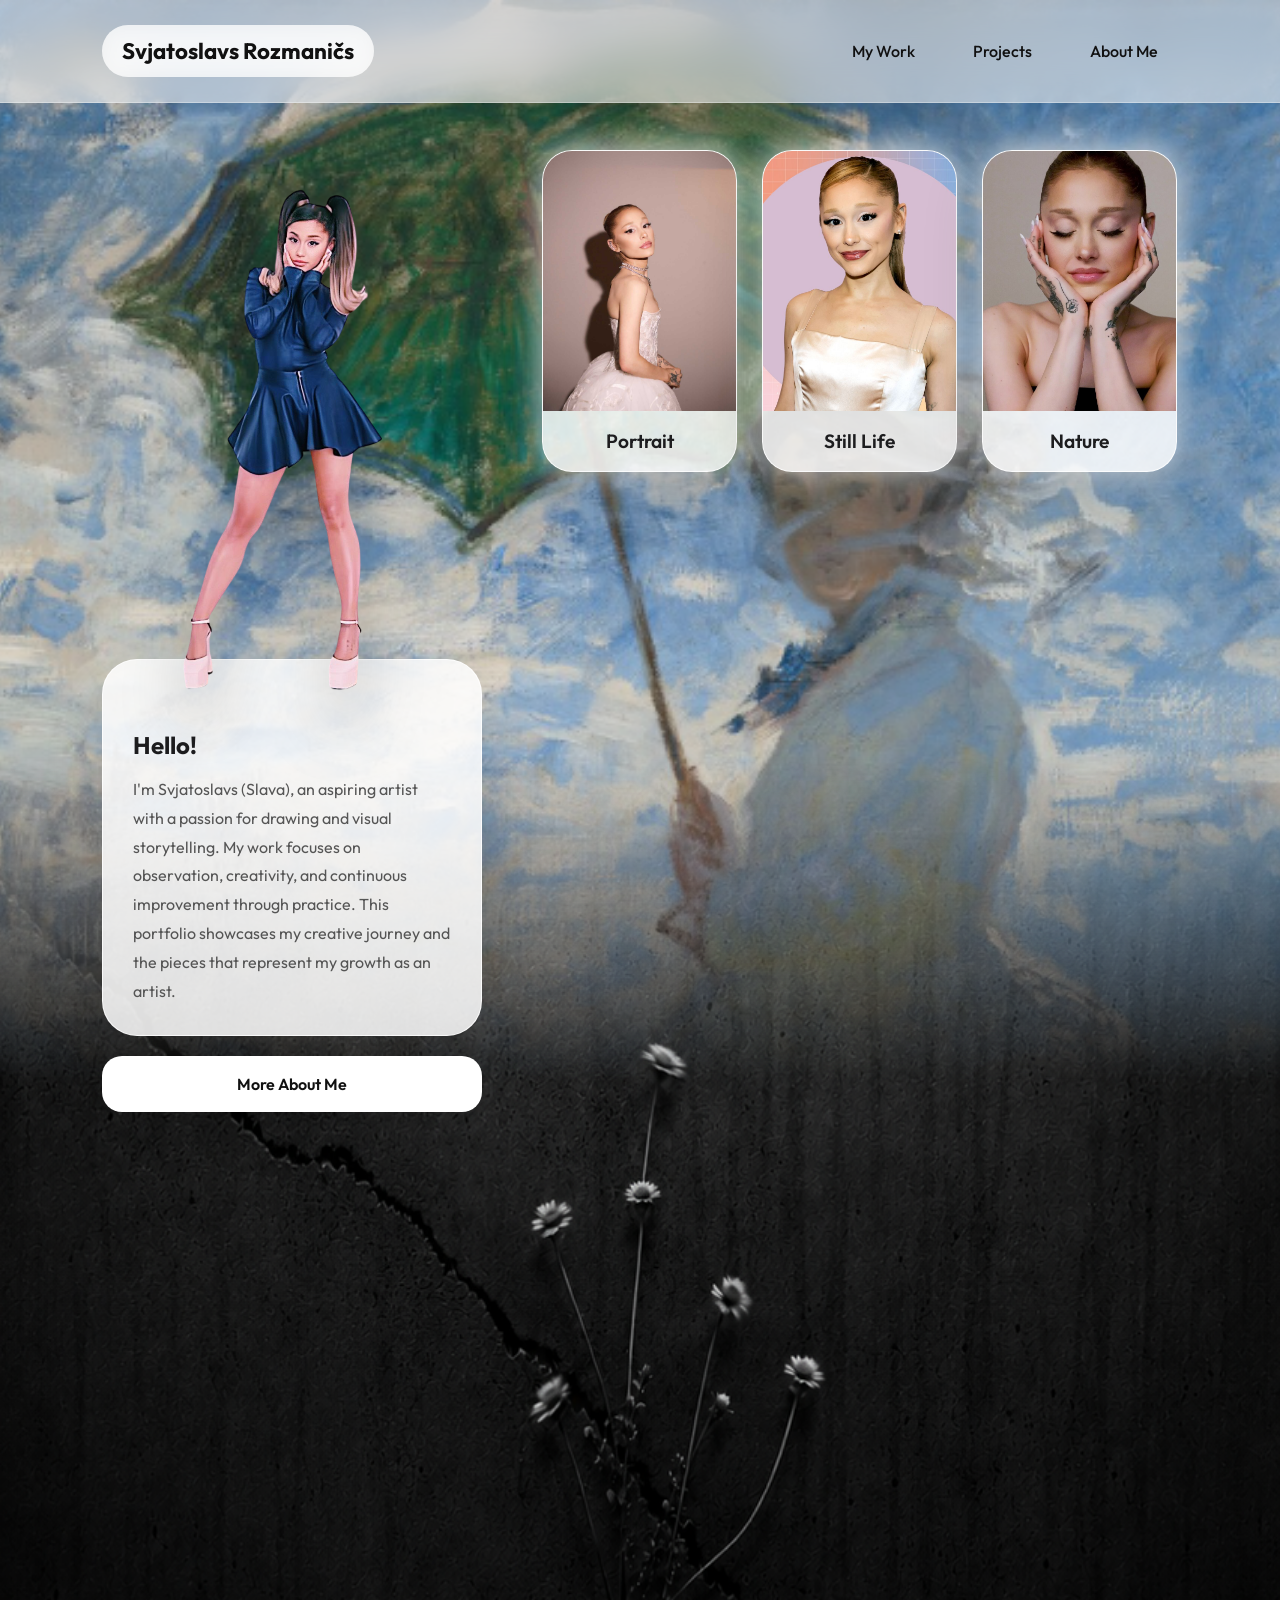
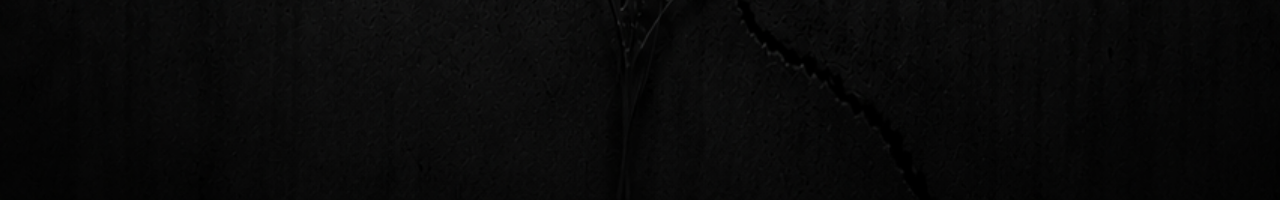
<file: index.html>
<!DOCTYPE html>
<html lang="en">
<head>
    <meta charset="UTF-8">
    <meta name="viewport" content="width=device-width, initial-scale=1.0">
    <title>Svjatoslavs Portfolio</title>

    <link rel="stylesheet" href="style.css">

    <link rel="preconnect" href="https://fonts.googleapis.com">
    <link href="https://fonts.googleapis.com/css2?family=Outfit:wght@300;400;500;600;700&display=swap" rel="stylesheet">
</head>
<body id="top">

<div class="page">

    <nav class="navbar">

            <a href="#" class="logo" id="scrollTopBtn">
                Svjatoslavs Rozmaničs
            </a>

            <div class="nav-links">
                <a href="my-work.html">My Work</a>
                <a href="projects.html">Projects</a>
                <a href="about-me.html">About Me</a>
            </div>

    </nav>

    <section class="hero">

        <div class="hero-artwork">
            <img src="images/big-artwork.png" alt="top-art">
        </div>

        <div class="about-container">

            <div class="character-card">

                <img
                    src="images/me.png"
                    alt=""
                    class="artist-image"
                >

                <div class="about-box">

                    <h2>Hello!</h2>

                    <p>
                        I'm Svjatoslavs (Slava), an aspiring artist with a passion for 
                        drawing and visual storytelling. My work focuses on observation, 
                        creativity, and continuous improvement through practice. This 
                        portfolio showcases my creative journey and the pieces 
                        that represent my growth as an artist.
                    </p>

                </div>

            </div>

            <a href="about-me.html" class="about-btn">
                More About Me
            </a>

        </div>

        <div class="gallery">

            <div class="art-card">
                <div class="card-image">
                    <img src="images/portrait.jpg" alt="">
                </div>

                <div class="card-content">
                    <h3>Portrait</h3>
                </div>
            </div>

            <div class="art-card">
                <div class="card-image">
                    <img src="images/still-life.jpg" alt="">
                </div>

                <div class="card-content">
                    <h3>Still Life</h3>
                </div>
            </div>

            <div class="art-card">
                <div class="card-image">
                    <img src="images/nature.jpg" alt="">
                </div>

                <div class="card-content">
                    <h3>Nature</h3>
                </div>
            </div>

        </div>

    </section>

</div>

<script src="script.js"></script>

</body>
</html>
</file>
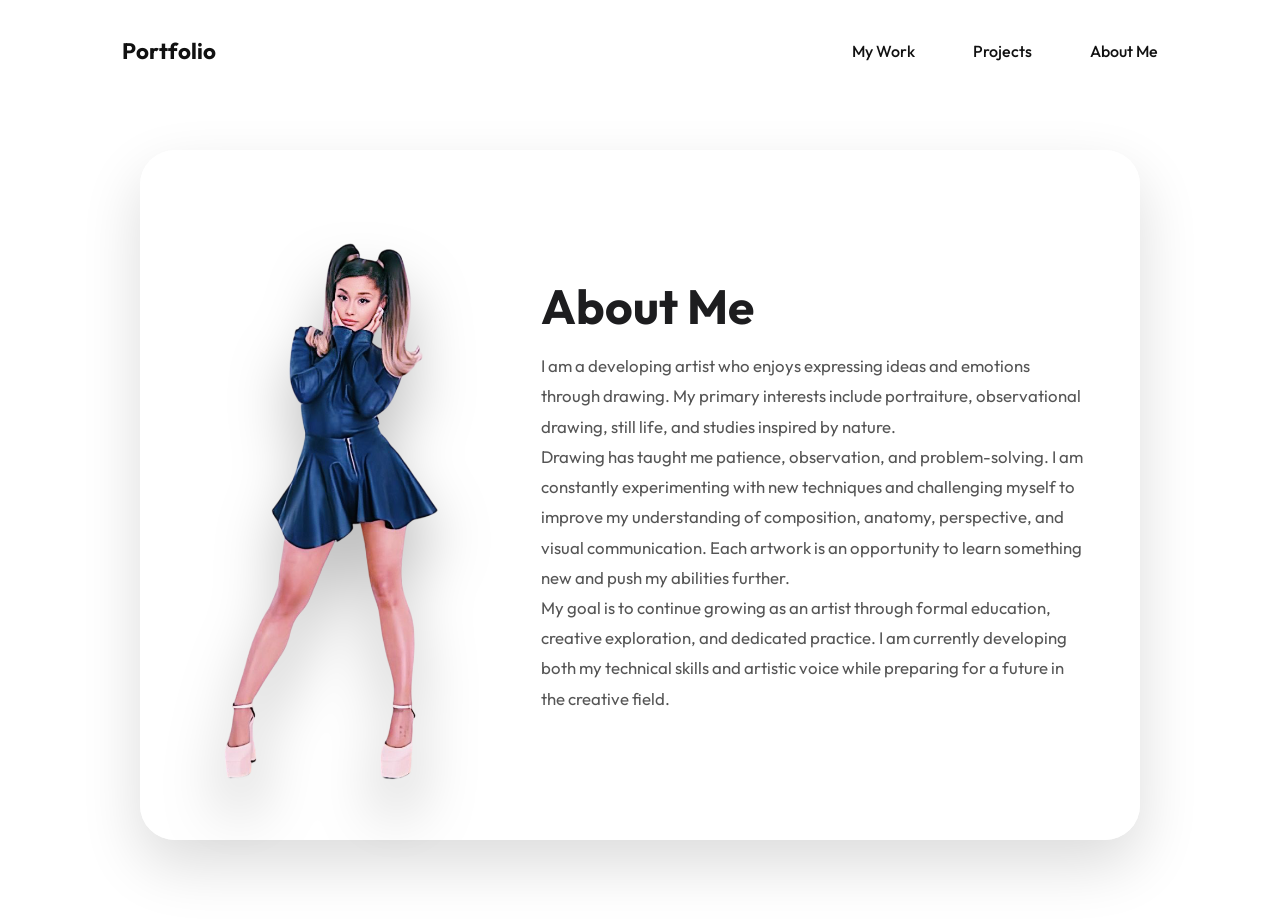
<file: about-me.html>
<!DOCTYPE html>
<html lang="en">
<head>
    <meta charset="UTF-8">
    <meta name="viewport" content="width=device-width, initial-scale=1.0">
    <title>About Me</title>

    <link rel="stylesheet" href="style.css">
    <link href="https://fonts.googleapis.com/css2?family=Outfit:wght@300;400;500;600;700&display=swap" rel="stylesheet">
</head>
<body id="top">

<div class="page">

    <nav class="navbar">
        <a href="index.html" class="logo">Portfolio</a>

        <div class="nav-links">
            <a href="my-work.html">My Work</a>
            <a href="projects.html">Projects</a>
            <a href="about-me.html">About Me</a>
        </div>
    </nav>

    <section class="subpage-hero">

        <div class="subpage-card about-page-card">

            <img src="images/me.png" alt="" class="about-page-image">

            <div>
                <h1>About Me</h1>

                <p>
                    I am a developing artist who enjoys expressing ideas and 
                    emotions through drawing. My primary interests include portraiture, 
                    observational drawing, still life, and studies inspired by 
                    nature.
                </p>

                <p>
                    Drawing has taught me patience, observation, and problem-solving. 
                    I am constantly experimenting with new techniques and challenging 
                    myself to improve my understanding of composition, anatomy, perspective, 
                    and visual communication. Each artwork is an opportunity to learn 
                    something new and push my abilities further.
                </p>

                <p>
                    My goal is to continue growing as an artist through formal education, 
                    creative exploration, and dedicated practice. I am currently developing
                     both my technical skills and artistic voice while preparing 
                    for a future in the creative field.
                </p>
            </div>

        </div>

    </section>

</div>

<script src="script.js"></script>
</body>
</html>
</file>
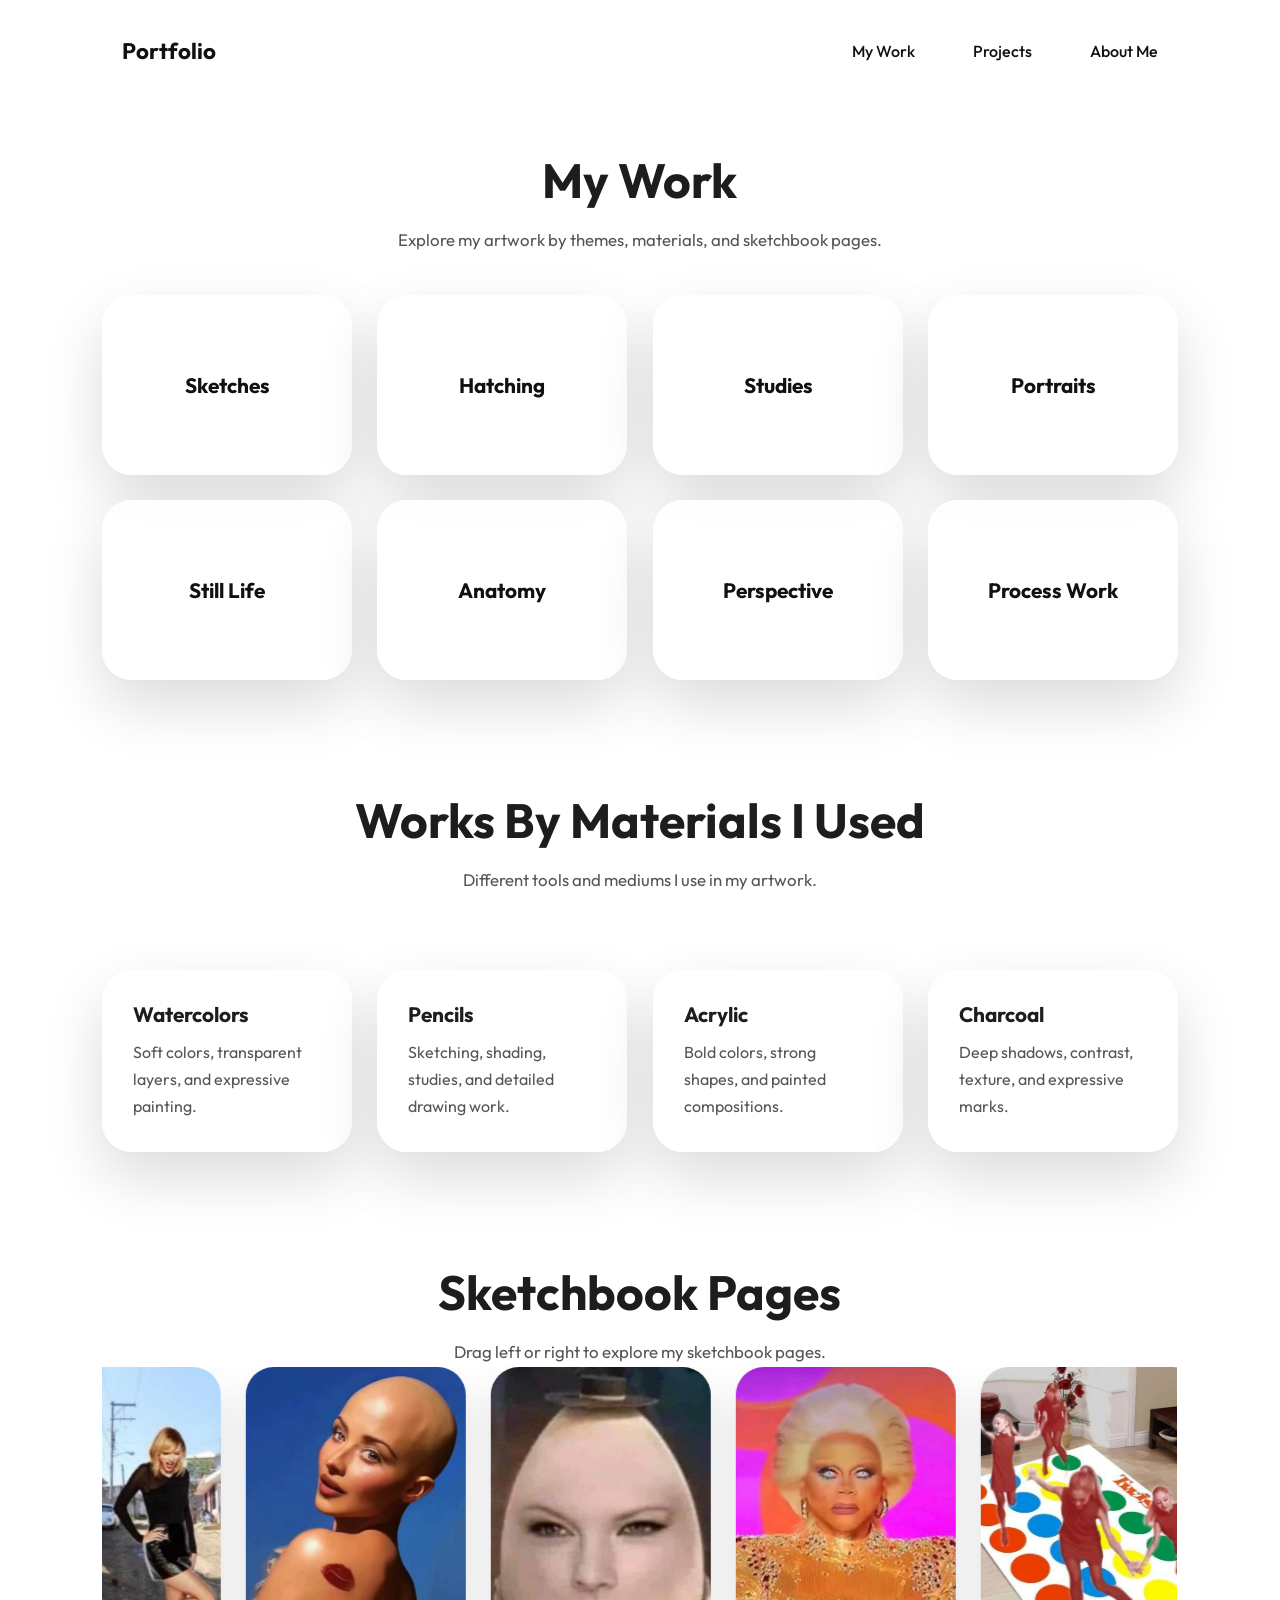
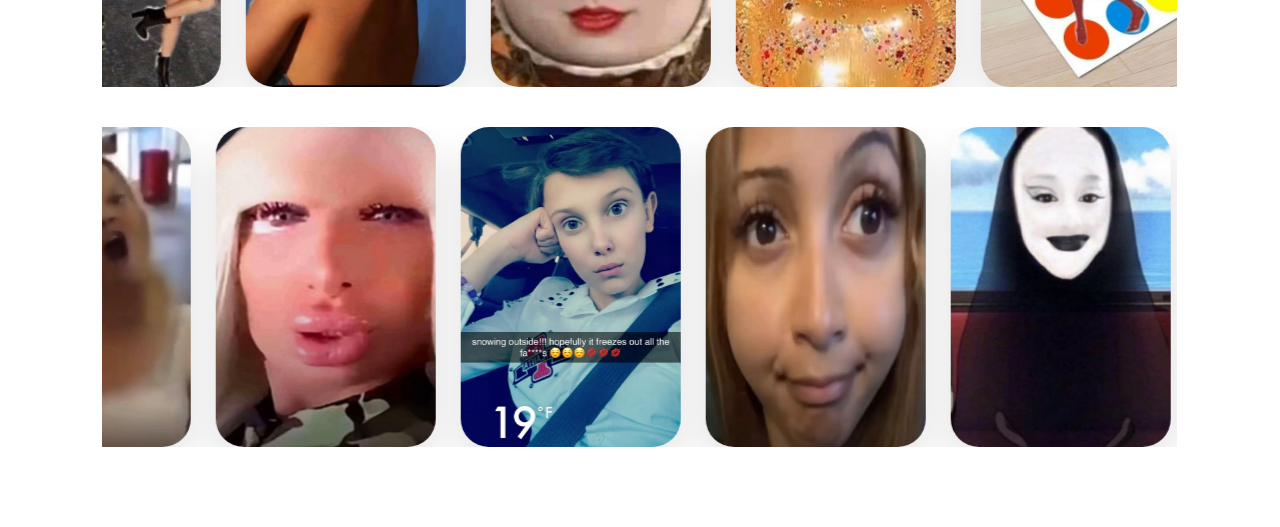
<file: my-work.html>
<!DOCTYPE html>
<html lang="en">
<head>
    <meta charset="UTF-8">
    <meta name="viewport" content="width=device-width, initial-scale=1.0">
    <title>My Work</title>

    <link rel="stylesheet" href="style.css">
    <link href="https://fonts.googleapis.com/css2?family=Outfit:wght@300;400;500;600;700&display=swap" rel="stylesheet">
</head>
<body id="top">

<div class="page">

    <nav class="navbar">
        <a href="index.html" class="logo">Portfolio</a>

        <div class="nav-links">
            <a href="my-work.html">My Work</a>
            <a href="projects.html">Projects</a>
            <a href="about-me.html">About Me</a>
        </div>
    </nav>

    <section class="subpage-hero">

        <div class="section-title">
            <h1>My Work</h1>
            <p>Explore my artwork by themes, materials, and sketchbook pages.</p>
        </div>

        <div class="theme-grid">

            <a href="#" class="theme-card">Sketches</a>
            <a href="#" class="theme-card">Hatching</a>
            <a href="#" class="theme-card">Studies</a>
            <a href="#" class="theme-card">Portraits</a>
            <a href="#" class="theme-card">Still Life</a>
            <a href="#" class="theme-card">Anatomy</a>
            <a href="#" class="theme-card">Perspective</a>
            <a href="#" class="theme-card">Process Work</a>

        </div>

        <div class="materials-section">

            <div class="section-title">
                <h1>Works By Materials I Used</h1>
                <p>Different tools and mediums I use in my artwork.</p>
            </div>

            <br><br>

            <div class="materials-grid">

                <div class="material-card">
                    <h3>Watercolors</h3>
                    <p>Soft colors, transparent layers, and expressive painting.</p>
                </div>

                <div class="material-card">
                    <h3>Pencils</h3>
                    <p>Sketching, shading, studies, and detailed drawing work.</p>
                </div>

                <div class="material-card">
                    <h3>Acrylic</h3>
                    <p>Bold colors, strong shapes, and painted compositions.</p>
                </div>

                <div class="material-card">
                    <h3>Charcoal</h3>
                    <p>Deep shadows, contrast, texture, and expressive marks.</p>
                </div>

            </div>

        </div>

        <div class="sketchbook-section">

            <div class="section-title">
                <h1>Sketchbook Pages</h1>
                <p>Drag left or right to explore my sketchbook pages.</p>
            </div>

            <div class="marquee">
                <div class="marquee__track">
                    <img class="marquee__item" src="images/sketchbook-1.jpg" alt="">
                    <img class="marquee__item" src="images/sketchbook-2.jpg" alt="">
                    <img class="marquee__item" src="images/sketchbook-3.jpg" alt="">
                    <img class="marquee__item" src="images/sketchbook-4.jpg" alt="">
                    <img class="marquee__item" src="images/sketchbook-5.jpg" alt="">
                    <img class="marquee__item" src="images/sketchbook-6.jpg" alt="">
                    <img class="marquee__item" src="images/sketchbook-7.jpg" alt="">
                </div>
            </div>

            <br></br>

            <div class="marquee">
                <div class="marquee__track">
                    <img class="marquee__item" src="images/sketchbook-8.jpg" alt="">
                    <img class="marquee__item" src="images/sketchbook-9.jpg" alt="">
                    <img class="marquee__item" src="images/sketchbook-10.jpg" alt="">
                    <img class="marquee__item" src="images/sketchbook-11.jpg" alt="">
                    <img class="marquee__item" src="images/sketchbook-12.jpg" alt="">
                    <img class="marquee__item" src="images/sketchbook-13.jpg" alt="">
                    <img class="marquee__item" src="images/sketchbook-14.jpg" alt="">
                </div>
            </div>

        </div>

    </section>

</div>

<script src="my-work.js"></script>
</body>
</html>
</file>
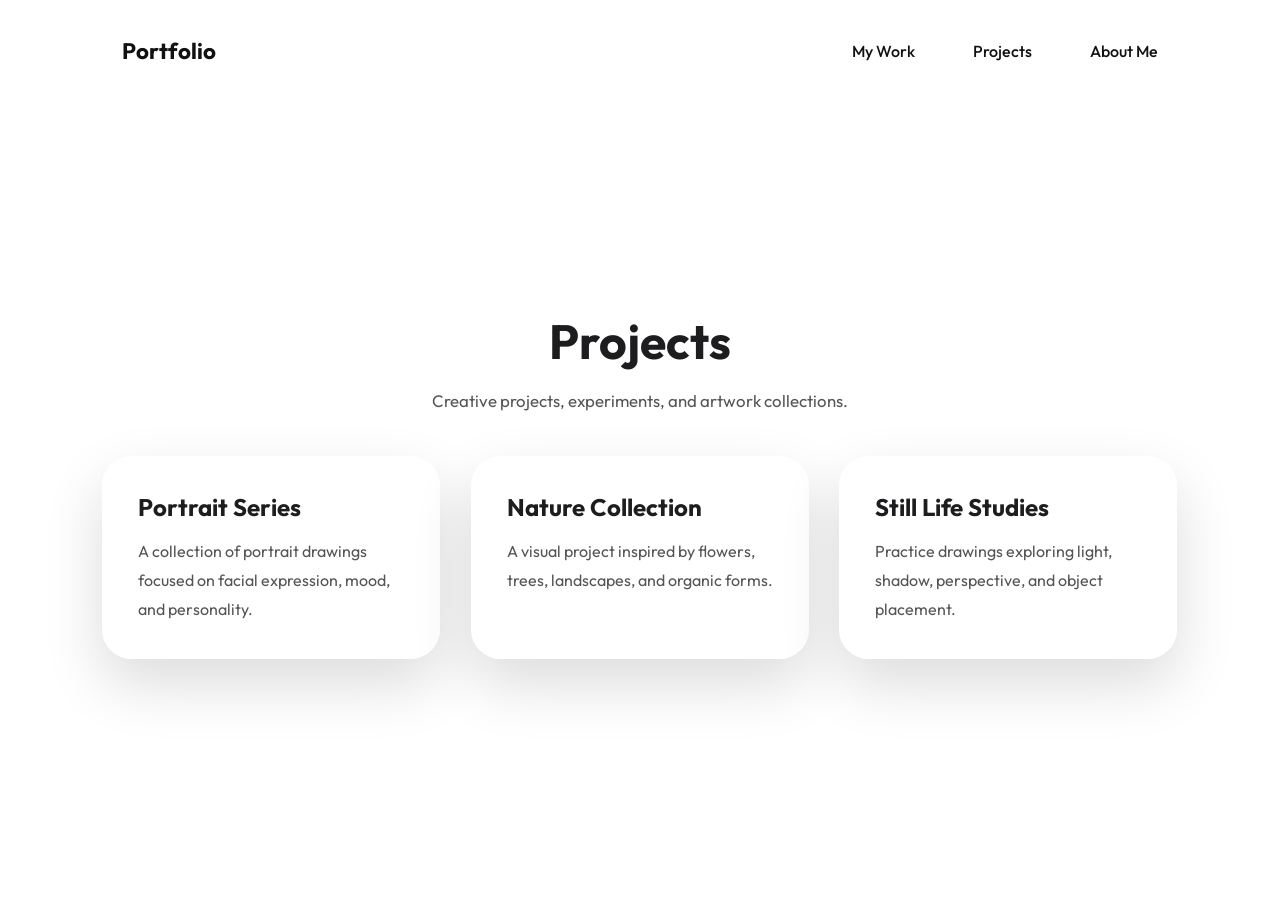
<file: projects.html>
<!DOCTYPE html>
<html lang="en">
<head>
    <meta charset="UTF-8">
    <meta name="viewport" content="width=device-width, initial-scale=1.0">
    <title>Projects</title>

    <link rel="stylesheet" href="style.css">
    <link href="https://fonts.googleapis.com/css2?family=Outfit:wght@300;400;500;600;700&display=swap" rel="stylesheet">
</head>
<body id="top">

<div class="page">

    <nav class="navbar">
        <a href="index.html" class="logo">Portfolio</a>

        <div class="nav-links">
            <a href="my-work.html">My Work</a>
            <a href="projects.html">Projects</a>
            <a href="about-me.html">About Me</a>
        </div>
    </nav>

    <section class="subpage-hero">

        <div class="section-title">
            <h1>Projects</h1>
            <p>Creative projects, experiments, and artwork collections.</p>
        </div>

        <div class="project-grid">

            <div class="project-card">
                <h2>Portrait Series</h2>
                <p>
                    A collection of portrait drawings focused on facial expression,
                    mood, and personality.
                </p>
            </div>

            <div class="project-card">
                <h2>Nature Collection</h2>
                <p>
                    A visual project inspired by flowers, trees, landscapes,
                    and organic forms.
                </p>
            </div>

            <div class="project-card">
                <h2>Still Life Studies</h2>
                <p>
                    Practice drawings exploring light, shadow, perspective,
                    and object placement.
                </p>
            </div>

        </div>

    </section>

</div>

<script src="script.js"></script>
</body>
</html>
</file>
<file: style.css>
/* =========================================================
   TABLE OF CONTENTS
   1. Reset & Base
   2. Reusable Effects
   3. Navbar
   4. Home / Hero
   5. About Card
   6. Gallery Cards
   7. Subpages
   8. My Work Page
   9. Sketchbook Marquee
   10. Animations
   11. Responsive Styles
   ========================================================= */

/* =========================
   1. RESET & BASE
   ========================= */
*{
    margin:0;
    padding:0;
    box-sizing:border-box;
}

html{
    scroll-behavior:smooth;
}

body{
    font-family:'Outfit',sans-serif;
    background:#fff;
    color:#1d1d1f;
    overflow-x:hidden;
}

.page{
    width:100%;
}

a{
    color:inherit;
}

img{
    max-width:100%;
    display:block;
}

/* =========================
   2. REUSABLE EFFECTS
   ========================= */
.about-box,
.art-card,
.project-card,
.theme-card,
.material-card,
.subpage-card{
    background:rgba(255,255,255,.85);
    backdrop-filter:blur(25px);
    border:1px solid rgba(255,255,255,.8);
    box-shadow:0 25px 60px rgba(0,0,0,.14);
}

.art-card,
.project-card,
.theme-card,
.material-card,
.subpage-card,
.about-box,
.about-btn{
    transition:
        transform .25s cubic-bezier(.2,.8,.2,1),
        box-shadow .3s ease,
        background .3s ease,
        border-color .3s ease;
    will-change:transform;
}

.art-card:hover,
.project-card:hover,
.theme-card:hover,
.material-card:hover,
.subpage-card:hover{
    transform:translateY(-14px) scale(1.015);
    box-shadow:
        0 40px 100px rgba(0,0,0,.22),
        0 0 55px rgba(255,255,255,.95);
}

.about-box:hover,
.about-btn:hover{
    box-shadow:
        0 30px 80px rgba(0,0,0,.16),
        0 0 45px rgba(255,255,255,.9);
}

.reveal{
    opacity:0;
    transform:translate3d(0,22px,0);
    transition:
        opacity .45s ease,
        transform .45s cubic-bezier(.16,1,.3,1);
    will-change:opacity,transform;
}

.reveal.show{
    opacity:1;
    transform:translate3d(0,0,0);
}

/* =========================
   3. NAVBAR
   ========================= */
.navbar{
    position:fixed;
    top:0;
    left:0;
    z-index:1000;

    width:100%;
    padding:25px 8%;

    display:flex;
    align-items:center;
    justify-content:space-between;

    background:rgba(255,255,255,.55);
    backdrop-filter:blur(20px);
    border-bottom:1px solid rgba(255,255,255,.3);

    animation:navDrop 1.2s cubic-bezier(.16,1,.3,1);
}

.logo{
    padding:12px 20px;
    border-radius:100px;

    background:rgba(255,255,255,.7);
    backdrop-filter:blur(10px);

    color:#111;
    font-size:1.4rem;
    font-weight:700;
    text-decoration:none;

    transition:
        transform .3s ease,
        background .3s ease;
}

.logo:hover{
    background:#fff;
    transform:translateY(-2px);
}

.nav-links{
    display:flex;
    gap:18px;
}

.nav-links a{
    padding:12px 20px;
    border-radius:100px;

    color:#111;
    font-weight:500;
    text-decoration:none;

    transition:background .3s ease;
}

.nav-links a:hover{
    background:#fff;
}

/* =========================
   4. HOME / HERO
   ========================= */
.hero{
    position:relative;
    min-height:200vh;
    padding:150px 8% 80px;

    display:flex;
    align-items:flex-start;
    justify-content:space-between;
    gap:60px;

    overflow:hidden;
    background:url("images/flower-bg.png") center bottom / 100% auto no-repeat;
}

.hero::before,
.hero::after{
    display:none;
}

.hero-artwork{
    position:absolute;
    top:0;
    left:0;
    z-index:0;

    width:100%;
    height:120vh;

    overflow:hidden;
    pointer-events:none;
}

.hero-artwork img{
    width:100%;
    height:100%;
    object-fit:cover;
    object-position:center top;

    -webkit-mask-image:linear-gradient(to bottom, black 0%, black 70%, transparent 100%);
    mask-image:linear-gradient(to bottom, black 0%, black 70%, transparent 100%);

    animation:softZoom 12s ease-in-out infinite alternate;
}

.about-container,
.gallery{
    position:relative;
    z-index:2;
}

/* =========================
   5. ABOUT CARD
   ========================= */
.about-container{
    width:380px;
    flex-shrink:0;
}

.character-card{
    display:flex;
    flex-direction:column;
    align-items:center;

    transition:transform 1.7s cubic-bezier(.19,1,.22,1);
    will-change:transform;
}

.character-card:hover{
    transform:translateY(-18px) scale(1.035);
}

.artist-image{
    z-index:2;
    width:280px;
    margin-bottom:-40px;

    filter:drop-shadow(0 35px 30px rgba(0,0,0,.28));
    transition:
        transform 1.7s cubic-bezier(.19,1,.22,1),
        filter 1.7s ease;
}

.character-card:hover .artist-image{
    transform:translateY(-10px) scale(1.06);
    filter:
        drop-shadow(0 50px 38px rgba(0,0,0,.38))
        drop-shadow(0 0 28px rgba(255,255,255,.75));
}

.about-box{
    width:100%;
    padding:70px 30px 30px;
    border-radius:35px;
}

.about-box h2{
    margin-bottom:15px;
}

.about-box p{
    color:#555;
    line-height:1.8;
}

.about-btn{
    display:block;
    width:100%;
    margin-top:20px;
    padding:18px;

    border:0;
    border-radius:20px;
    background:#fff;
    box-shadow:0 10px 30px rgba(0,0,0,.08);

    color:#111;
    font-size:1rem;
    font-weight:600;
    text-align:center;
    text-decoration:none;
    cursor:pointer;
}

.about-btn:hover{
    transform:translateY(-4px);
}

/* =========================
   6. GALLERY CARDS
   ========================= */
.gallery{
    flex:1;
    display:grid;
    grid-template-columns:repeat(3,1fr);
    gap:25px;
}

.art-card{
    overflow:hidden;
    border-radius:30px;
    box-shadow:
        0 25px 60px rgba(0,0,0,.18),
        0 0 35px rgba(255,255,255,.9);
}

.card-image{
    height:260px;
}

.card-image img{
    width:100%;
    height:100%;
    object-fit:cover;
}

.card-content{
    padding:18px;
    text-align:center;
}

.card-content h3{
    font-size:1.2rem;
    font-weight:600;
}

.card-content p{
    margin-top:10px;
    color:#555;
    line-height:1.6;
}

/* =========================
   7. SUBPAGES
   ========================= */
.subpage-hero{
    min-height:100vh;
    padding:150px 8% 80px;

    display:flex;
    flex-direction:column;
    justify-content:center;
    gap:40px;

    background:linear-gradient(to bottom, rgba(255,255,255,.65), #fff);
}

.section-title{
    text-align:center;
}

.section-title h1,
.subpage-card h1{
    margin-bottom:15px;
    font-size:3rem;
}

.section-title p,
.subpage-card p{
    color:#555;
    font-size:1.05rem;
    line-height:1.8;
}

.subpage-card{
    max-width:1000px;
    margin:0 auto;
    padding:50px;
    border-radius:35px;
}

.about-page-card{
    display:flex;
    align-items:center;
    gap:50px;
}

.about-page-image{
    width:300px;
    filter:drop-shadow(0 35px 30px rgba(0,0,0,.25));
}

.work-grid,
.project-grid{
    display:grid;
    grid-template-columns:repeat(3,1fr);
    gap:30px;
}

.project-card{
    padding:35px;
    border-radius:30px;
}

.project-card h2{
    margin-bottom:15px;
}

.project-card p{
    color:#555;
    line-height:1.8;
}

/* =========================
   8. MY WORK PAGE
   ========================= */
.theme-grid,
.materials-grid{
    display:grid;
    grid-template-columns:repeat(4,1fr);
    gap:25px;
}

.theme-card{
    min-height:180px;
    padding:25px;
    border-radius:30px;

    display:flex;
    align-items:center;
    justify-content:center;

    color:#111;
    font-size:1.3rem;
    font-weight:700;
    text-align:center;
    text-decoration:none;
}

.materials-section,
.sketchbook-section{
    margin-top:70px;
}

.materials-section .section-title{
    margin-bottom:35px;
}

.material-card{
    padding:30px;
    border-radius:30px;
}

.material-card h3{
    margin-bottom:12px;
    font-size:1.3rem;
}

.material-card p{
    color:#555;
    line-height:1.7;
}

/* =========================
   9. SKETCHBOOK MARQUEE
   ========================= */
.marquee{
    width:100%;
    overflow:hidden;
    cursor:grab;
    user-select:none;
    touch-action:pan-y;
}

.marquee:active{
    cursor:grabbing;
}

.marquee__track{
    display:flex;
    gap:25px;
    width:max-content;
    will-change:transform;
}

.marquee__item{
    position:static;
    flex:0 0 auto;
    width:220px;
    height:320px;
    object-fit:cover;
    border-radius:28px;
    pointer-events:none;
    box-shadow:0 18px 40px rgba(0,0,0,.12);
}

@media(max-width:600px){
    .marquee__item{
        width:150px;
        height:220px;
    }
}

/* =========================
   10. ANIMATIONS
   ========================= */
@keyframes navDrop{
    from{
        opacity:0;
        transform:translateY(-40px);
        filter:blur(14px);
    }

    to{
        opacity:1;
        transform:translateY(0);
        filter:blur(0);
    }
}

@keyframes softZoom{
    from{
        transform:scale(1);
    }

    to{
        transform:scale(1.04);
    }
}

/* =========================
   11. RESPONSIVE STYLES
   ========================= */
@media(max-width:1200px){
    .gallery{
        grid-template-columns:1fr;
        max-width:400px;
    }
}

@media(max-width:1000px){
    .work-grid,
    .project-grid{
        grid-template-columns:1fr;
        width:100%;
        max-width:430px;
        margin:0 auto;
    }

    .theme-grid,
    .materials-grid{
        grid-template-columns:repeat(2,1fr);
    }

    .about-page-card{
        flex-direction:column;
        text-align:center;
    }
}

@media(max-width:900px){
    .hero{
        flex-direction:column;
        text-align:center;
        background:url("images/flower-bg.png") center bottom / 100% auto no-repeat;
    }

    .about-container,
    .gallery{
        width:100%;
        max-width:420px;
    }
}

@media(max-width:768px){
    .navbar{
        flex-direction:column;
        gap:15px;
    }

    .nav-links{
        flex-wrap:wrap;
        justify-content:center;
    }

    .hero{
        padding-top:190px;
        padding-bottom:120px;
    }

    .hero-artwork{
        height:70vh;
    }

    .artist-image{
        width:220px;
    }

    .subpage-hero{
        padding-top:210px;
    }

    .section-title h1,
    .subpage-card h1{
        font-size:2.3rem;
    }

    .subpage-card{
        padding:35px 25px;
    }

    .about-page-image{
        width:220px;
    }
}

@media(max-width:600px){
    .subpage-hero{
        padding-left:20px;
        padding-right:20px;
    }

    .theme-grid,
    .materials-grid{
        grid-template-columns:1fr;
        width:100%;
    }

    .theme-card,
    .material-card{
        width:100%;
        min-width:0;
    }

    .theme-card{
        min-height:140px;
    }
}

@media(max-width:480px){
    .hero{
        padding-bottom:140px;
    }

    .hero-artwork{
        height:60vh;
    }
}

@media(max-width:768px){
    .hero{
        padding-top:190px;
        padding-bottom:120px;

        background-image:url("images/flower-bg.png");
        background-position:center bottom;
        background-size:cover;
        background-repeat:no-repeat;
    }
}

@media(max-width:480px){
    .hero{
        padding-bottom:140px;

        background-size:cover;
        background-position:center bottom;
    }
}
</file>
